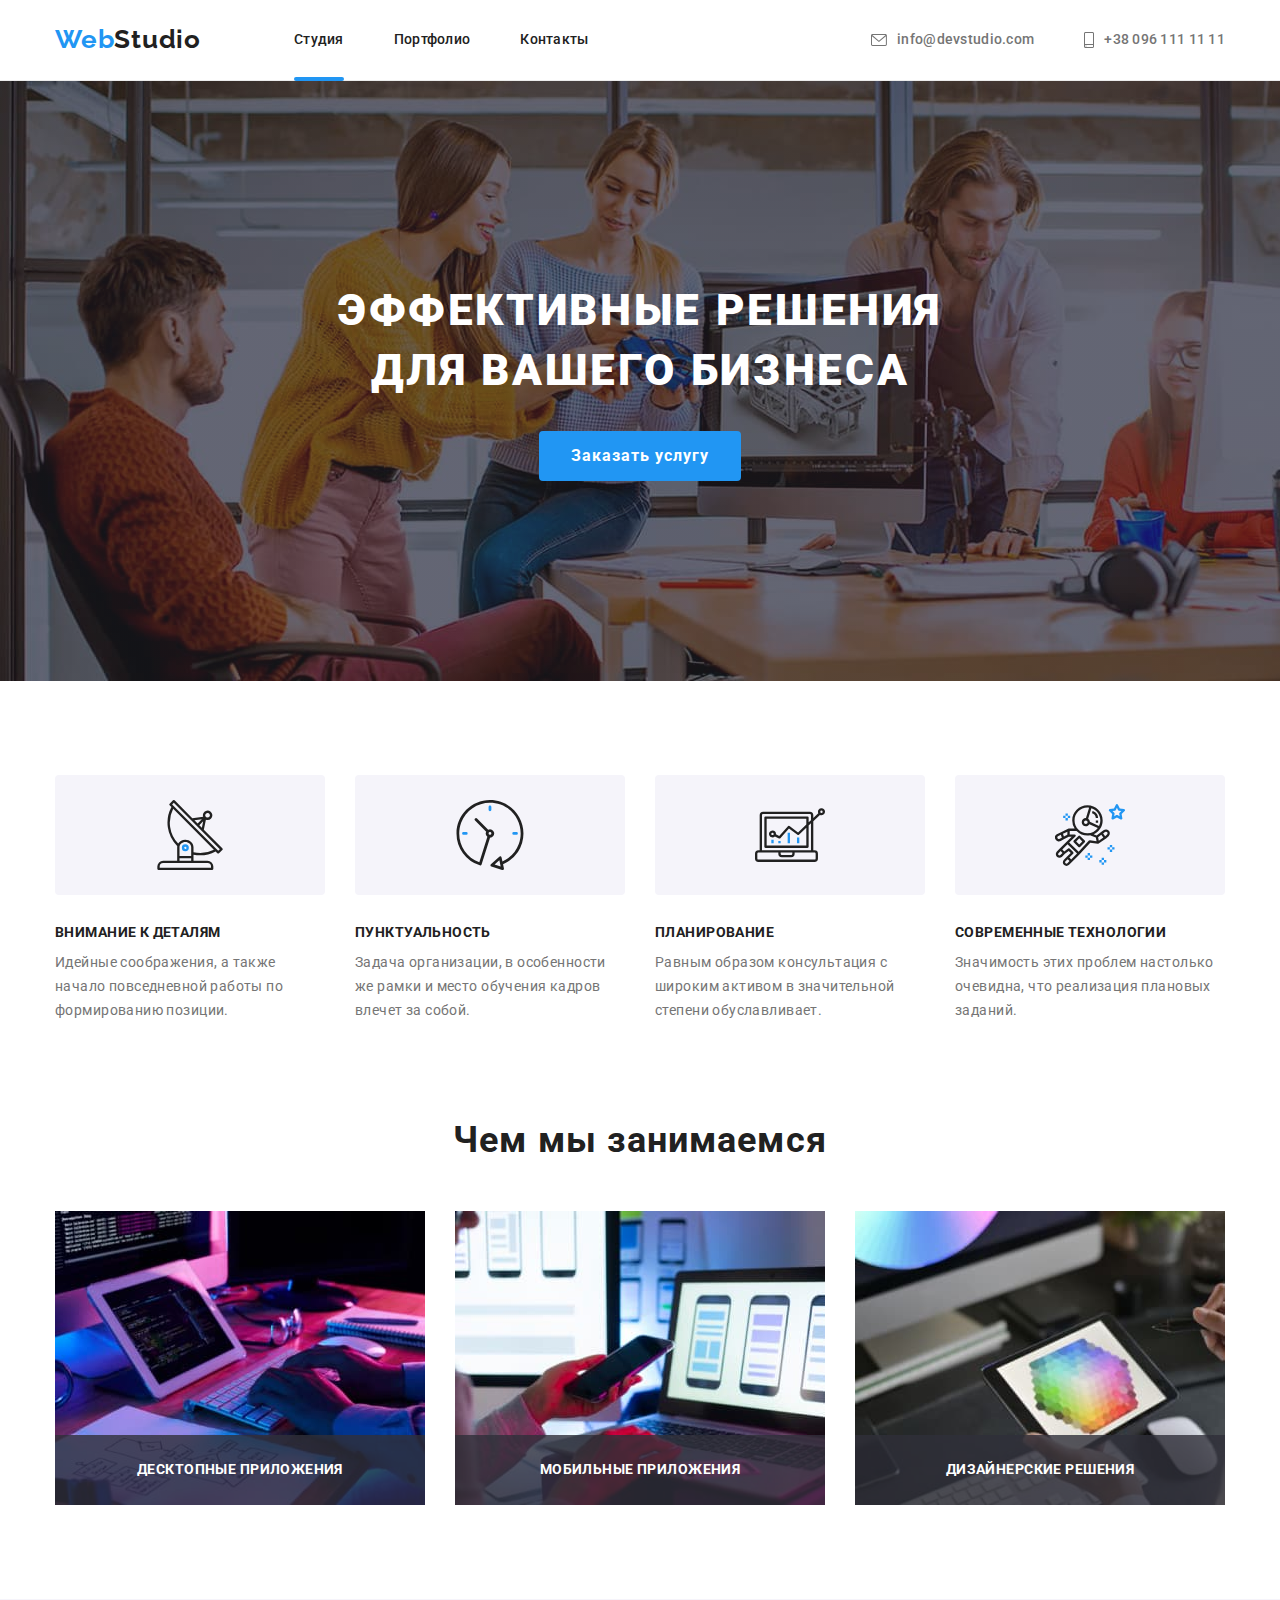
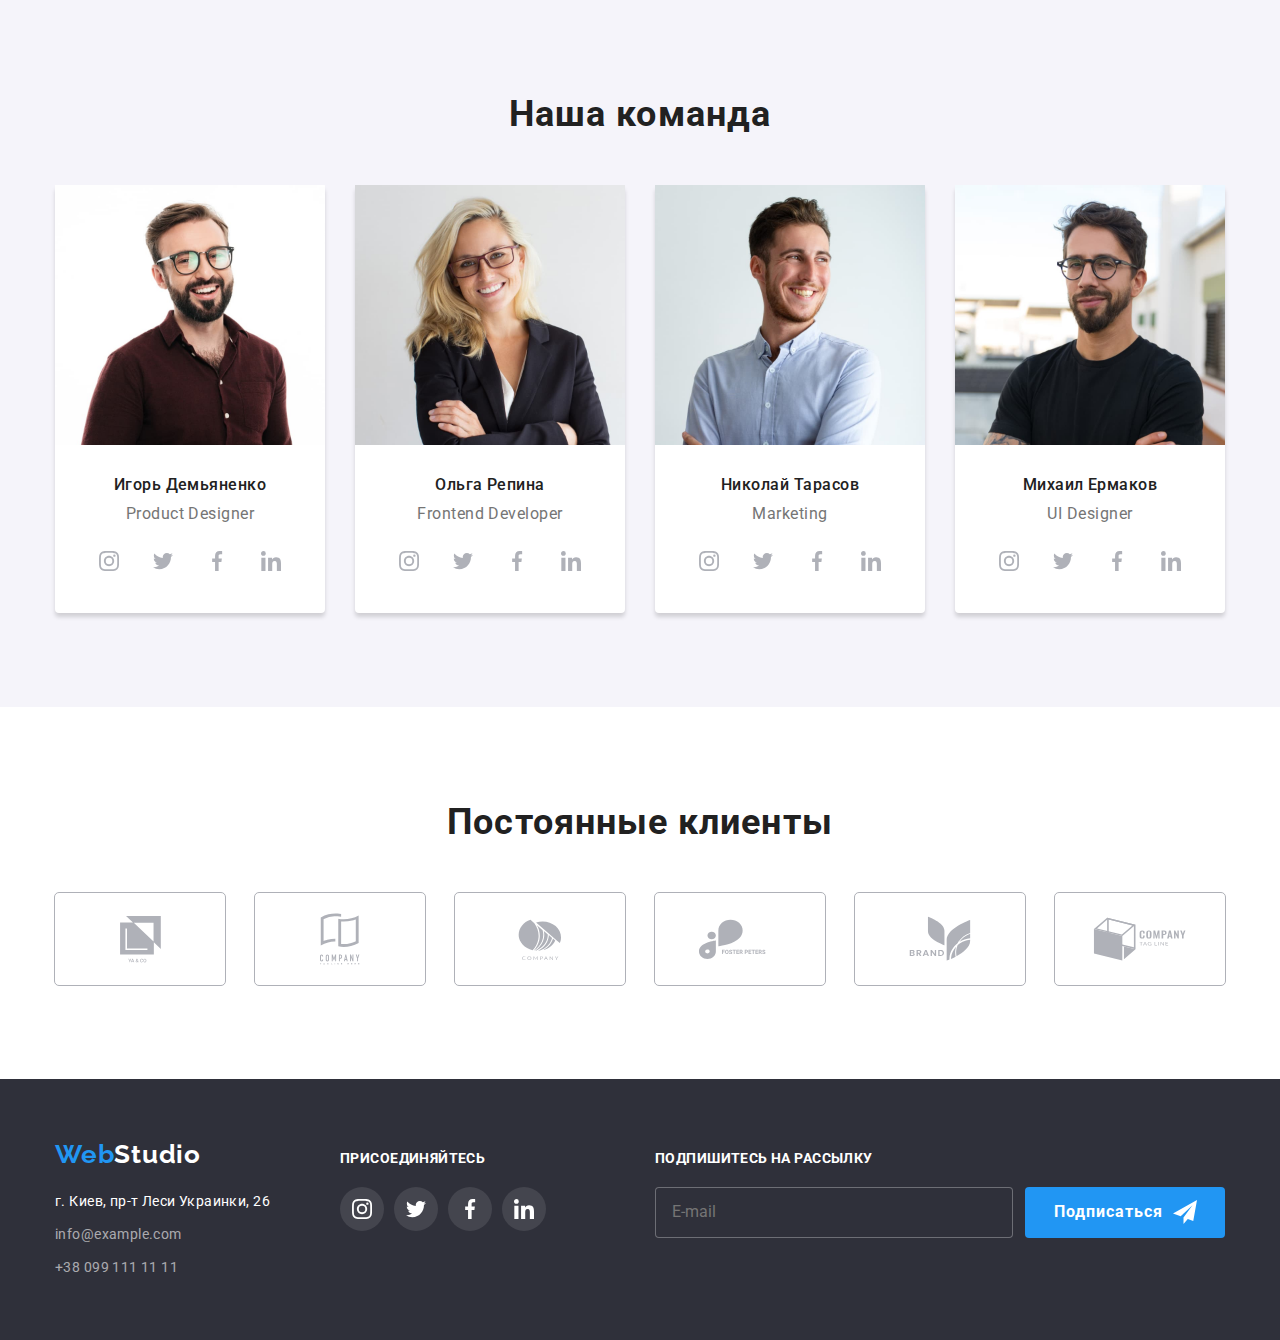
<file: index.html>
<!DOCTYPE html>
<html lang="ru">
  <head>
    <meta charset="UTF-8" />
    <meta http-equiv="X-UA-Compatible" content="IE=edge" />
    <meta name="Описание" content="Студия веб-дизайна" />
    <title>Студия</title>
    <link rel="preconnect" href="https://fonts.googleapis.com" />
    <link rel="preconnect" href="https://fonts.gstatic.com" crossorigin />
    <link
      href="https://fonts.googleapis.com/css2?family=Raleway:wght@700&family=Roboto:wght@400;500;700;900&display=swap"
      rel="stylesheet"
    />
    <link
      rel="stylesheet"
      href="https://cdnjs.cloudflare.com/ajax/libs/modern-normalize/1.1.0/modern-normalize.min.css"
    />
    <link rel="stylesheet" href="./css/main.min.css" />
  </head>
  <body>
    <!-- Шапка сайта -->
    <header class="header">
      <div class="header__container container">
        <a class="logo" lang="en" href="./index.html">
          <span class="logo__accent">Web</span>Studio</a
        >

        <!-- Навигация на другие страницы -->
        <nav>
          <ul class="header__nav list">
            <li class="header__nav-item">
              <a class="header__link header__link--current" href="./index.html">Студия</a>
            </li>
            <li class="header__nav-item">
              <a class="header__link" href="./portfolio.html">Портфолио</a>
            </li>
            <li class="header__nav-item">
              <a class="header__link" href="./contacts.html">Контакты</a>
            </li>
          </ul>
        </nav>

        <!-- Contacts -->
        <ul class="header__contacts list">
          <li class="header__contact-item">
            <a class="header__contact" lang="en" href="mailto:info@devstudio.com">
              <svg class="header__icon" width="16" height="12">
                <use href="./images/icons.svg#icon-envelope"></use></svg
              >info@devstudio.com</a
            >
          </li>
          <li class="header__contact-item">
            <a class="header__contact" href="tel:+380961111111">
              <svg class="header__icon" width="10" height="16">
                <use href="./images/icons.svg#icon-smartphone"></use></svg
              >+38 096 111 11 11</a
            >
          </li>
        </ul>
      </div>
    </header>

    <main>
      <!-- Герой -->
      <section class="hero overlay">
        <div class="container">
          <h1 class="hero__title">Эффективные решения <br />для вашего бизнеса</h1>
          <button data-open-modal class="hero__button" type="button">Заказать услугу</button>
        </div>
      </section>

      <!-- Особенности -->
      <section class="feature">
        <div class="container">
          <h2 class="visually-hidden">Особенности</h2>
          <ul class="feature__list list">
            <li class="feature__item">
              <div class="feature__bg">
                <svg class="feature__icon">
                  <use href="./images/icons.svg#icon-antenna"></use>
                </svg>
              </div>
              <h3 class="features__title">Внимание к деталям</h3>
              <p class="features__description">
                Идейные соображения, а также начало повседневной работы по формированию позиции.
              </p>
            </li>
            <li class="feature__item">
              <div class="feature__bg">
                <svg class="feature__icon">
                  <use href="./images/icons.svg#icon-clock"></use>
                </svg>
              </div>
              <h3 class="features__title">Пунктуальность</h3>
              <p class="features__description">
                Задача организации, в особенности же рамки и место обучения кадров влечет за собой.
              </p>
            </li>
            <li class="feature__item">
              <div class="feature__bg">
                <svg class="feature__icon">
                  <use href="./images/icons.svg#icon-diagram"></use>
                </svg>
              </div>
              <h3 class="features__title">Планирование</h3>
              <p class="features__description">
                Равным образом консультация с широким активом в значительной степени обуславливает.
              </p>
            </li>
            <li class="feature__item">
              <div class="feature__bg">
                <svg class="feature__icon">
                  <use href="./images/icons.svg#icon-astronaut"></use>
                </svg>
              </div>
              <h3 class="features__title">Современные технологии</h3>
              <p class="features__description">
                Значимость этих проблем настолько очевидна, что реализация плановых заданий.
              </p>
            </li>
          </ul>
        </div>
      </section>

      <!-- Чем мы занимаемся -->
      <section class="work">
        <div class="container">
          <h2 class="work__name">Чем мы занимаемся</h2>
          <ul class="work__list list">
            <li class="work__item">
              <img src="./images/box1.jpg" alt="Человек работает за компьютером" width="370" />
              <p class="work__label">Десктопные приложения</p>
            </li>
            <li class="work__item">
              <img
                src="./images/box2.jpg"
                alt="Человек с телефоном работает за компьтером"
                width="370"
              />
              <p class="work__label">Мобильные приложения</p>
            </li>
            <li class="work__item">
              <img src="./images/box3.jpg" alt="Планшет в руках" width="370" />
              <p class="work__label">Дизайнерские решения</p>
            </li>
          </ul>
        </div>
      </section>

      <!-- Наша команда -->
      <section class="team">
        <div class="container">
          <h2 class="team__header">Наша команда</h2>
          <ul class="team__list list">
            <li class="team__member">
              <img src="./images/img1.jpg" alt="Человек в очках смеется" width="270" />
              <h3 class="team__member-name">Игорь Демьяненко</h3>
              <p lang="en" class="team__member-position">Product Designer</p>
              <ul class="members-contacts list">
                <li class="members-contacts__item">
                  <a class="members-contacts__link" href="https://www.instagram.com">
                    <svg class="members-contacts__icon">
                      <use href="./images/icons.svg#icon-instagram"></use></svg
                  ></a>
                </li>
                <li class="members-contacts__item">
                  <a class="members-contacts__link" href="https://twitter.com">
                    <svg class="members-contacts__icon">
                      <use href="./images/icons.svg#icon-twitter"></use></svg
                  ></a>
                </li>
                <li class="members-contacts__item">
                  <a class="members-contacts__link" href="https://facebook.com">
                    <svg class="members-contacts__icon">
                      <use href="./images/icons.svg#icon-facebook"></use></svg
                  ></a>
                </li>
                <li class="members-contacts__item">
                  <a class="members-contacts__link" href="https://linkedin.com">
                    <svg class="members-contacts__icon">
                      <use href="./images/icons.svg#icon-linkedin"></use></svg
                  ></a>
                </li>
              </ul>
            </li>

            <li class="team__member">
              <img src="./images/img2.jpg" alt="Девушка в очках" width="270" />
              <h3 class="team__member-name">Ольга Репина</h3>
              <p lang="en" class="team__member-position">Frontend Developer</p>
              <ul class="members-contacts list">
                <li class="members-contacts__item">
                  <a class="members-contacts__link" href="https://www.instagram.com">
                    <svg class="members-contacts__icon">
                      <use href="./images/icons.svg#icon-instagram"></use></svg
                  ></a>
                </li>
                <li class="members-contacts__item">
                  <a class="members-contacts__link" href="https://twitter.com">
                    <svg class="members-contacts__icon">
                      <use href="./images/icons.svg#icon-twitter"></use></svg
                  ></a>
                </li>
                <li class="members-contacts__item">
                  <a class="members-contacts__link" href="https://facebook.com">
                    <svg class="members-contacts__icon">
                      <use href="./images/icons.svg#icon-facebook"></use></svg
                  ></a>
                </li>
                <li class="members-contacts__item">
                  <a class="members-contacts__link" href="https://linkedin.com">
                    <svg class="members-contacts__icon">
                      <use href="./images/icons.svg#icon-linkedin"></use></svg
                  ></a>
                </li>
              </ul>
            </li>

            <li class="team__member">
              <img src="./images/img3.jpg" alt="Мужчина в рубашке смеется" width="270" />
              <h3 class="team__member-name">Николай Тарасов</h3>
              <p lang="en" class="team__member-position">Marketing</p>
              <ul class="members-contacts list">
                <li class="members-contacts__item">
                  <a class="members-contacts__link" href="https://www.instagram.com">
                    <svg class="members-contacts__icon">
                      <use href="./images/icons.svg#icon-instagram"></use></svg
                  ></a>
                </li>
                <li class="members-contacts__item">
                  <a class="members-contacts__link" href="https://twitter.com">
                    <svg class="members-contacts__icon">
                      <use href="./images/icons.svg#icon-twitter"></use></svg
                  ></a>
                </li>
                <li class="members-contacts__item">
                  <a class="members-contacts__link" href="https://facebook.com">
                    <svg class="members-contacts__icon">
                      <use href="./images/icons.svg#icon-facebook"></use></svg
                  ></a>
                </li>
                <li class="members-contacts__item">
                  <a class="members-contacts__link" href="https://linkedin.com">
                    <svg class="members-contacts__icon">
                      <use href="./images/icons.svg#icon-linkedin"></use></svg
                  ></a>
                </li>
              </ul>
            </li>

            <li class="team__member">
              <img src="./images/img4.jpg" alt="Мужчина в очках улыбается" width="270" />
              <h3 class="team__member-name">Михаил Ермаков</h3>
              <p lang="en" class="team__member-position">UI Designer</p>
              <ul class="members-contacts list">
                <li class="members-contacts__item">
                  <a class="members-contacts__link" href="https://www.instagram.com">
                    <svg class="members-contacts__icon">
                      <use href="./images/icons.svg#icon-instagram"></use></svg
                  ></a>
                </li>
                <li class="members-contacts__item">
                  <a class="members-contacts__link" href="https://twitter.com">
                    <svg class="members-contacts__icon">
                      <use href="./images/icons.svg#icon-twitter"></use></svg
                  ></a>
                </li>
                <li class="members-contacts__item">
                  <a class="members-contacts__link" href="https://facebook.com">
                    <svg class="members-contacts__icon">
                      <use href="./images/icons.svg#icon-facebook"></use></svg
                  ></a>
                </li>
                <li class="members-contacts__item">
                  <a class="members-contacts__link" href="https://linkedin.com">
                    <svg class="members-contacts__icon">
                      <use href="./images/icons.svg#icon-linkedin"></use></svg
                  ></a>
                </li>
              </ul>
            </li>
          </ul>
        </div>
      </section>

      <!-- Clients -->
      <section class="clients">
        <div class="container">
          <h2 class="clients__header">Постоянные клиенты</h2>
          <ul class="clients__group list">
            <li>
              <a class="clients__item" href="https://client2.com">
                <svg class="clients__icon" width="41" height="46.7">
                  <use href="./images/icons.svg#icon-client1"></use></svg
              ></a>
            </li>
            <li>
              <a class="clients__item" href="https://client2.com">
                <svg class="clients__icon" width="40" height="52">
                  <use href="./images/icons.svg#icon-client2"></use></svg
              ></a>
            </li>
            <li>
              <a href="https://client3.com" class="clients__item">
                <svg class="clients__icon" width="43.5" height="41.2">
                  <use href="./images/icons.svg#icon-client3"></use></svg
              ></a>
            </li>
            <li>
              <a href="https://client4.com" class="clients__item">
                <svg class="clients__icon" width="84.4" height="40.6">
                  <use href="./images/icons.svg#icon-client4"></use></svg
              ></a>
            </li>
            <li>
              <a href="https://client5.com" class="clients__item">
                <svg class="clients__icon" width="62.5" height="45.4">
                  <use href="./images/icons.svg#icon-client5"></use></svg
              ></a>
            </li>
            <li>
              <a href="https://client6.com" class="clients__item">
                <svg class="clients__icon" width="93.8" height="43.9">
                  <use href="./images/icons.svg#icon-client6"></use></svg
              ></a>
            </li>
          </ul>
        </div>
      </section>
    </main>

    <footer class="footer">
      <div class="footer__container container">
        <div>
          <a class="footer-logo" lang="en" href="./index.html">
            <span class="footer-logo__accent">Web</span>Studio</a
          >
          <ul class="list">
            <li class="footer__list footer__list--margin">
              <a class="footer__address" href="https://goo.gl/maps/uJRSsjhDMDkQPGBL8"
                >г. Киев, пр-т Леси Украинки, 26</a
              >
            </li>
            <li class="footer__list footer__list--margin">
              <a class="footer__contacts" lang="en" href="mailto:info@example.com"
                >info@example.com</a
              >
            </li>
            <li class="footer__list footer__list--margin">
              <a class="footer__contacts" href="tel:+380991111111">+38 099 111 11 11</a>
            </li>
          </ul>
        </div>
        <div class="footer-links">
          <h3 class="footer-links__header">присоединяйтесь</h3>
          <ul class="footer-links__list list">
            <li class="footer-links__item">
              <a class="footer-links__link" href="https://www.instagram.com">
                <svg class="footer-links__icon">
                  <use href="./images/icons.svg#icon-instagram"></use></svg
              ></a>
            </li>
            <li class="footer-links__item">
              <a class="footer-links__link" href="https://twitter.com">
                <svg class="footer-links__icon">
                  <use href="./images/icons.svg#icon-twitter"></use></svg
              ></a>
            </li>
            <li class="footer-links__item">
              <a class="footer-links__link" href="https://facebook.com">
                <svg class="footer-links__icon">
                  <use href="./images/icons.svg#icon-facebook"></use></svg
              ></a>
            </li>
            <li class="footer-links__item">
              <a class="footer-links__link" href="https://linkedin.com">
                <svg class="footer-links__icon">
                  <use href="./images/icons.svg#icon-linkedin"></use></svg
              ></a>
            </li>
          </ul>
        </div>
        <div class="footer__subscribe">
          <h3 class="footer__subscribe-header">Подпишитесь на рассылку</h3>
          <div class="footer__subscribe-wrap">
            <form action="#" class="footer__subscribe-form">
              <input
                type="text"
                class="footer__subscribe-email"
                name="name"
                placeholder="E-mail"
                required
              />
            </form>
            <button class="footer__subscribe-button" type="submit">
              Подписаться
              <svg class="telegram-icon" width="24" height="24">
                <use href="./images/icons.svg#icon-send"></use>
              </svg>
            </button>
          </div>
        </div>
      </div>
    </footer>

    <!-- Modal window -->
    <div class="backdrop is-hidden" data-backdrop>
      <div class="modal">
        <button class="modal__close" data-close-modal>
          <svg class="modal__close-icon" width="18" height="18">
            <use href="./images/icons.svg#icon-close-black"></use>
          </svg>
        </button>
        <p class="modal__title">Оставьте свои данные, мы вам перезвоним</p>
        <form action="#" class="modal__form">
          <label class="modal__label" for="username">Имя</label>
          <div class="modal__input-wrap">
            <input
              type="text"
              class="modal__input"
              name="username"
              id="username"
              required
              minlength="3"
            />
            <svg class="modal__input-icon" width="18" height="18">
              <use href="./images/icons.svg#person-black"></use>
            </svg>
          </div>
          <label class="modal__label" for="phone-number">Телефон</label>
          <div class="modal__input-wrap">
            <input
              type="text"
              class="modal__input"
              name="phone-number"
              id="phone-number"
              required
              minlength="10"
            />
            <svg class="modal__input-icon" width="18" height="18">
              <use href="./images/icons.svg#phone-black"></use>
            </svg>
          </div>
          <label class="modal__label" for="user-email">Почта</label>
          <div class="modal__input-wrap">
            <input
              type="text"
              class="modal__input"
              name="user-email"
              id="user-email"
              required
              pattern="[a-z0-9._%+-]+@[a-z0-9.-]+\.[a-z]{2,4}$"
            />
            <svg class="modal__input-icon" width="18" height="18">
              <use href="./images/icons.svg#email-black"></use>
            </svg>
          </div>
          <label class="modal__label">
            Комментарий
            <textarea
              name="modal-textarea"
              class="modal__textarea"
              placeholder="Введите текст"
            ></textarea>
          </label>
          <label class="modal__agreement">
            <input type="checkbox" name="agreement" class="modal__check visually-hidden" required />
            <span class="modal__check-item">
              <svg class="modal__check-icon" width="16" height="15">
                <use href="./images/icons.svg#vector"></use>
              </svg>
            </span>
            Соглашаюсь с рассылкой и принимаю<a class="modal__link" href="https://newtab"
              >Условия договора</a
            >
          </label>
          <button class="modal__button" type="submit">Отправить</button>
        </form>
      </div>
    </div>
    <script src="./js/modal.js"></script>
  </body>
</html>
</file>
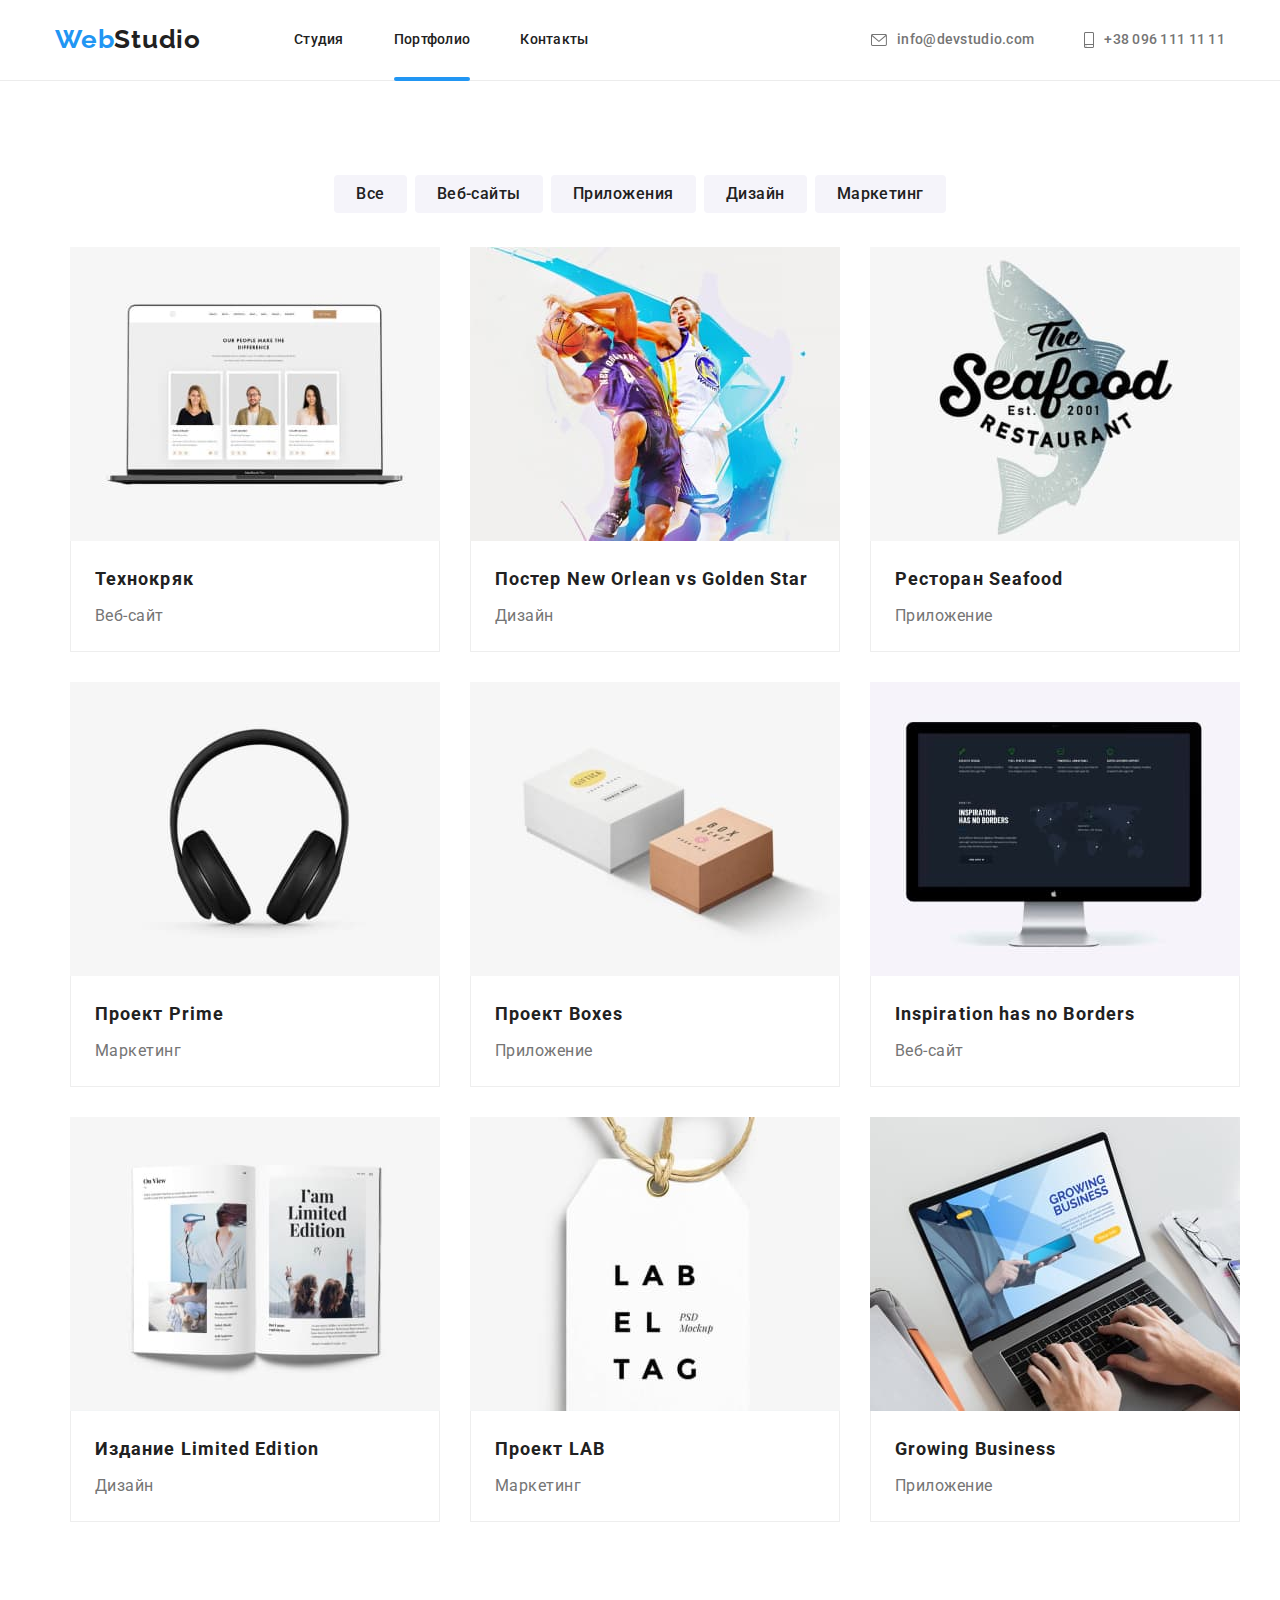
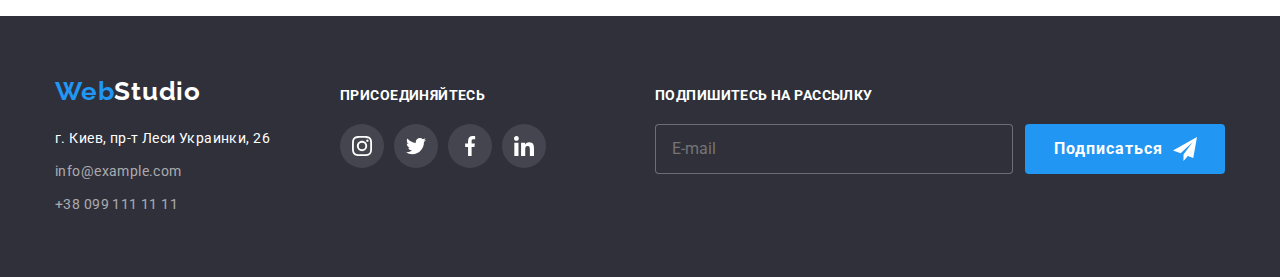
<file: portfolio.html>
<!DOCTYPE html>
<html lang="ru">
  <head>
    <meta charset="UTF-8" />
    <meta http-equiv="X-UA-Compatible" content="IE=edge" />
    <meta name="Описание" content="Студия веб-дизайна" />
    <title>Студия</title>
    <link rel="preconnect" href="https://fonts.googleapis.com" />
    <link rel="preconnect" href="https://fonts.gstatic.com" crossorigin />
    <link
      href="https://fonts.googleapis.com/css2?family=Raleway:wght@700&family=Roboto:wght@400;500;700;900&display=swap"
      rel="stylesheet"
    />
    <link
      rel="stylesheet"
      href="https://cdnjs.cloudflare.com/ajax/libs/modern-normalize/1.1.0/modern-normalize.min.css"
    />
    <link rel="stylesheet" href="./css/main.min.css" />
  </head>
  <body>
    <!-- Шапка сайта -->
    <header class="header">
      <div class="header__container container">
        <a class="logo" lang="en" href="./index.html">
          <span class="logo__accent">Web</span>Studio</a
        >

        <!-- Навигация на другие страницы -->
        <nav>
          <ul class="header__nav list">
            <li class="header__nav-item">
              <a class="header__link" href="./index.html">Студия</a>
            </li>
            <li class="header__nav-item">
              <a class="header__link header__link--current" href="./portfolio.html">Портфолио</a>
            </li>
            <li class="header__nav-item">
              <a class="header__link" href="./contacts.html">Контакты</a>
            </li>
          </ul>
        </nav>

        <!-- Contacts -->
        <ul class="header__contacts list">
          <li class="header__contact-item">
            <a class="header__contact" lang="en" href="mailto:info@devstudio.com">
              <svg class="header__icon" width="16" height="12">
                <use href="./images/icons.svg#icon-envelope"></use></svg
              >info@devstudio.com</a
            >
          </li>
          <li class="header__contact-item">
            <a class="header__contact" href="tel:+380961111111">
              <svg class="header__icon" width="10" height="16">
                <use href="./images/icons.svg#icon-smartphone"></use></svg
              >+38 096 111 11 11</a
            >
          </li>
        </ul>
      </div>
    </header>

    <main>
      <section class="main-container">
        <div class="container">
          <ul class="filters list">
            <li class="filters__item">
              <button class="filters__button" type="button">Все</button>
            </li>
            <li class="filters__item">
              <button class="filters__button" type="button">Веб-сайты</button>
            </li>
            <li class="filters__item">
              <button class="filters__button" type="button">Приложения</button>
            </li>
            <li class="filters__item">
              <button class="filters__button" type="button">Дизайн</button>
            </li>
            <li class="filters__item">
              <button class="filters__button" type="button">Маркетинг</button>
            </li>
          </ul>
          <div class="portfolio-container container">
            <ul class="portfolio list">
              <li class="portfolio__item">
                <a class="portfolio__link" href="">
                  <div class="portfolio__thumb">
                    <img src="./images/img5.jpg" alt="Компьютер" width="370" />
                    <p class="portfolio__overlay">
                      Ресурс предлагает комплексные предложения с разным уровнем функционала и
                      сервисов. Все это позволит посетителю получить исчерпывающие сведения о
                      компании или частном лице.
                    </p>
                  </div>
                  <div class="portfolio__card">
                    <h3 class="portfolio__items">Технокряк</h3>
                    <p lang="en" class="portfolio__description">Веб-сайт</p>
                  </div>
                </a>
              </li>
              <li class="portfolio__item">
                <a class="portfolio__link" href="">
                  <div class="portfolio__thumb">
                    <img src="./images/img6.jpg" alt="Два баскетболиста" width="370" />
                    <p class="portfolio__overlay">
                      Ресурс предлагает комплексные предложения с разным уровнем функционала и
                      сервисов. Все это позволит посетителю получить исчерпывающие сведения о
                      компании или частном лице.
                    </p>
                  </div>
                  <div class="portfolio__card">
                    <h3 class="portfolio__items">Постер New Orlean vs Golden Star</h3>
                    <p lang="en" class="portfolio__description">Дизайн</p>
                  </div>
                </a>
              </li>
              <li class="portfolio__item">
                <a class="portfolio__link" href="">
                  <div class="portfolio__thumb">
                    <img src="./images/img7.jpg" alt="Эмблема ресторана" width="370" />
                    <p class="portfolio__overlay">
                      Ресурс предлагает комплексные предложения с разным уровнем функционала и
                      сервисов. Все это позволит посетителю получить исчерпывающие сведения о
                      компании или частном лице.
                    </p>
                  </div>
                  <div class="portfolio__card">
                    <h3 class="portfolio__items">Ресторан Seafood</h3>
                    <p lang="en" class="portfolio__description">Приложение</p>
                  </div>
                </a>
              </li>
              <li class="portfolio__item">
                <a class="portfolio__link" href="">
                  <div class="portfolio__thumb">
                    <img src="./images/img8.jpg" alt="Наушники" width="370" />
                    <p class="portfolio__overlay">
                      Ресурс предлагает комплексные предложения с разным уровнем функционала и
                      сервисов. Все это позволит посетителю получить исчерпывающие сведения о
                      компании или частном лице.
                    </p>
                  </div>
                  <div class="portfolio__card">
                    <h3 class="portfolio__items">Проект Prime</h3>
                    <p lang="en" class="portfolio__description">Маркетинг</p>
                  </div>
                </a>
              </li>
              <li class="portfolio__item">
                <a class="portfolio__link" href="">
                  <div class="portfolio__thumb">
                    <img src="./images/img9.jpg" alt="Картонные коробки" width="370" />
                    <p class="portfolio__overlay">
                      Ресурс предлагает комплексные предложения с разным уровнем функционала и
                      сервисов. Все это позволит посетителю получить исчерпывающие сведения о
                      компании или частном лице.
                    </p>
                  </div>
                  <div class="portfolio__card">
                    <h3 class="portfolio__items">Проект Boxes</h3>
                    <p lang="en" class="portfolio__description">Приложение</p>
                  </div>
                </a>
              </li>
              <li class="portfolio__item">
                <a class="portfolio__link" href="">
                  <div class="portfolio__thumb">
                    <img src="./images/img10.jpg" alt="Монитор" width="370" />
                    <p class="portfolio__overlay">
                      Ресурс предлагает комплексные предложения с разным уровнем функционала и
                      сервисов. Все это позволит посетителю получить исчерпывающие сведения о
                      компании или частном лице.
                    </p>
                  </div>
                  <div class="portfolio__card">
                    <h3 class="portfolio__items">Inspiration has no Borders</h3>
                    <p lang="en" class="portfolio__description">Веб-сайт</p>
                  </div>
                </a>
              </li>
              <li class="portfolio__item">
                <a class="portfolio__link" href="">
                  <div class="portfolio__thumb">
                    <img src="./images/img11.jpg" alt="Журнал" width="370" />
                    <p class="portfolio__overlay">
                      Ресурс предлагает комплексные предложения с разным уровнем функционала и
                      сервисов. Все это позволит посетителю получить исчерпывающие сведения о
                      компании или частном лице.
                    </p>
                  </div>
                  <div class="portfolio__card">
                    <h3 class="portfolio__items">Издание Limited Edition</h3>
                    <p lang="en" class="portfolio__description">Дизайн</p>
                  </div>
                </a>
              </li>
              <li class="portfolio__item">
                <a class="portfolio__link" href="">
                  <div class="portfolio__thumb">
                    <img src="./images/img12.jpg" alt="Ярлык" width="370" />
                    <p class="portfolio__overlay">
                      Ресурс предлагает комплексные предложения с разным уровнем функционала и
                      сервисов. Все это позволит посетителю получить исчерпывающие сведения о
                      компании или частном лице.
                    </p>
                  </div>
                  <div class="portfolio__card">
                    <h3 class="portfolio__items">Проект LAB</h3>
                    <p lang="en" class="portfolio__description">Маркетинг</p>
                  </div>
                </a>
              </li>
              <li class="portfolio__item">
                <a class="portfolio__link" href="">
                  <div class="portfolio__thumb">
                    <img src="./images/img13.jpg" alt="Ноутбук" width="370" />
                    <p class="portfolio__overlay">
                      Ресурс предлагает комплексные предложения с разным уровнем функционала и
                      сервисов. Все это позволит посетителю получить исчерпывающие сведения о
                      компании или частном лице.
                    </p>
                  </div>
                  <div class="portfolio__card">
                    <h3 class="portfolio__items">Growing Business</h3>
                    <p lang="en" class="portfolio__description">Приложение</p>
                  </div>
                </a>
              </li>
            </ul>
          </div>
        </div>
      </section>
    </main>

    <footer class="footer">
      <div class="footer__container container">
        <div>
          <a class="footer-logo" lang="en" href="./index.html">
            <span class="footer-logo__accent">Web</span>Studio</a
          >
          <ul class="list">
            <li class="footer__list footer__list--margin">
              <a class="footer__address" href="https://goo.gl/maps/uJRSsjhDMDkQPGBL8"
                >г. Киев, пр-т Леси Украинки, 26</a
              >
            </li>
            <li class="footer__list footer__list--margin">
              <a class="footer__contacts" lang="en" href="mailto:info@example.com"
                >info@example.com</a
              >
            </li>
            <li class="footer__list footer__list--margin">
              <a class="footer__contacts" href="tel:+380991111111">+38 099 111 11 11</a>
            </li>
          </ul>
        </div>
        <div class="footer-links">
          <h3 class="footer-links__header">присоединяйтесь</h3>
          <ul class="footer-links__list list">
            <li class="footer-links__item">
              <a class="footer-links__link" href="https://www.instagram.com">
                <svg class="footer-links__icon">
                  <use href="./images/icons.svg#icon-instagram"></use></svg
              ></a>
            </li>
            <li class="footer-links__item">
              <a class="footer-links__link" href="https://twitter.com">
                <svg class="footer-links__icon">
                  <use href="./images/icons.svg#icon-twitter"></use></svg
              ></a>
            </li>
            <li class="footer-links__item">
              <a class="footer-links__link" href="https://facebook.com">
                <svg class="footer-links__icon">
                  <use href="./images/icons.svg#icon-facebook"></use></svg
              ></a>
            </li>
            <li class="footer-links__item">
              <a class="footer-links__link" href="https://linkedin.com">
                <svg class="footer-links__icon">
                  <use href="./images/icons.svg#icon-linkedin"></use></svg
              ></a>
            </li>
          </ul>
        </div>
        <div class="footer__subscribe">
          <h3 class="footer__subscribe-header">Подпишитесь на рассылку</h3>
          <div class="footer__subscribe-wrap">
            <form action="#" class="footer__subscribe-form">
              <input
                type="text"
                class="footer__subscribe-email"
                name="name"
                placeholder="E-mail"
                required
              />
            </form>
            <button class="footer__subscribe-button" type="submit">
              Подписаться
              <svg class="telegram-icon" width="24" height="24">
                <use href="./images/icons.svg#icon-send"></use>
              </svg>
            </button>
          </div>
        </div>
      </div>
    </footer>
  </body>
</html>
</file>
<file: css/main.min.css>
body{background-color:var(--primary-background-color);color:var(--primary-text-color);font-family:"Roboto",sans-serif}p,h1,h2,h3,h4,h5,h6{margin:0}ul{margin:0;padding:0;list-style:none}a{color:var(--primary-text-color);text-decoration:none;transition:color 250ms cubic-bezier(0.4, 0, 0.2, 1)}img{max-width:100%;display:block}.list{list-style:none}:root{--primary-text-color: #212121;--title-text-color: #757575;--accent-color: #2196F3;--button-hover-color: #188CE8;--primary-background-color: #ffffff;--hero-footer-background-color: #2F303A;--footer-contacts-color: rgba(255, 255, 255, 0.6);--button-bgc-color: #F5F4FA;--secondary-bgc: #F5F4FA;--portfolio-element-border: #EEEEEE;--header-stroke-color: #ECECEC;--social-networks-color: #afb1b8}.visually-hidden{position:absolute;clip:rect(0 0 0 0);width:1px;height:1px;margin:-1px;border:0;padding:0;overflow:hidden}.container{width:1200px;padding-right:15px;padding-left:15px;margin-right:auto;margin-left:auto}.backdrop{position:fixed;top:0;left:0;width:100%;height:100%;background-color:rgba(0,0,0,.2)}.backdrop.is-hidden{opacity:0;pointer-events:none}.backdrop.is-hidden .modal{transform:translate(-50%, -50%) scale(0.8)}.modal{position:relative;top:50%;left:50%;width:528px;height:581px;padding:40px;margin-right:0;background-color:#fff;box-shadow:0px 1px 3px rgba(0,0,0,.12),0px 1px 1px rgba(0,0,0,.14),0px 2px 1px rgba(0,0,0,.2);border-radius:4px;transform:translate(-50%, -50%) scale(1);transition:transform 250ms cubic-bezier(0.4, 0, 0.2, 1)}.modal__close{position:absolute;top:8px;right:8px;color:var(--primary-text-color);background-color:#fff;padding:6px 6px;width:30px;height:30px;border-radius:50%;border:none;outline:1px solid rgba(0,0,0,.1);cursor:pointer}.modal__close-icon{display:block;fill:var(--primary-text-color);transition:fill 250ms cubic-bezier(0.4, 0, 0.2, 1)}.modal__close-icon:hover{fill:var(--accent-color)}.modal__title{font-weight:700;font-size:20px;line-height:1.15;text-align:center;letter-spacing:.03em;margin-bottom:12px}.modal__input-wrap{position:relative}.modal__input-icon{position:absolute;left:12px;top:50%;transform:translateY(-50%);transition:fill 250ms cubic-bezier(0.4, 0, 0.2, 1)}.modal__input:focus+.modal__input-icon{fill:var(--accent-color)}.modal__input{width:100%;height:40px;border:1px solid rgba(33,33,33,.2);border-radius:4px;outline:none;margin-top:4px;margin-bottom:10px;padding-left:42px;padding-right:12px;cursor:pointer;transition:border-color 250ms cubic-bezier(0.4, 0, 0.2, 1)}.modal__input:focus{border-color:var(--accent-color)}.modal__label{font-size:12px;line-height:1.17;letter-spacing:.01em;color:var(--title-text-color)}.modal__textarea{width:100%;height:120px;border:1px solid rgba(33,33,33,.2);border-radius:4px;resize:none;margin-top:4px;margin-bottom:20px;padding:12px 16px;font-size:12px;line-height:1.71;letter-spacing:.01em;outline:none;cursor:pointer;transition:border-color 250ms cubic-bezier(0.4, 0, 0.2, 1)}.modal__textarea:focus{border-color:var(--accent-color)}.modal__agreement{display:flex;justify-content:center;align-items:center;font-size:14px;line-height:1.71;letter-spacing:.03em;text-align:center;color:var(--title-text-color);margin-bottom:30px}.modal__check-item{width:16px;height:15px;border:2px solid var(--primary-text-color);border-radius:2px;margin-right:7px;display:flex;justify-content:center;align-items:center;transition:background-color 250ms cubic-bezier(0.4, 0, 0.2, 1)}.modal__check:checked+.modal__check-item{background-color:var(--accent-color);border:none}.modal__check-icon{fill:var(--primary-background-color)}.modal__check-icon:hover,.modal__check-icon:focus{cursor:pointer}.modal__link{text-decoration:underline;color:var(--accent-color);margin-left:5px}.modal__button{display:flex;width:200px;font-weight:700;font-size:16px;line-height:1.88;letter-spacing:.06em;background-color:var(--accent-color);color:var(--primary-background-color);margin-left:auto;margin-right:auto;padding:10px 55px 10px 56px;border:none;border-radius:4px;cursor:pointer;transition:background-color 250ms cubic-bezier(0.4, 0, 0.2, 1),box-shadow 250ms cubic-bezier(0.4, 0, 0.2, 1)}.modal__button:focus,.modal__button:hover{background-color:var(--button-hover-color);box-shadow:0px 4px 4px rgba(0,0,0,.15)}.header{border-bottom:1px solid var(--header-stroke-color)}.header__container{display:flex;align-items:center}.header__nav{font-weight:500;font-size:14px;line-height:1.14;letter-spacing:.02em;margin-top:0;margin-bottom:0;margin-left:93px;padding-left:0}.header__link{position:relative}.header__link:hover,.header__link:focus{color:var(--accent-color)}.header__link--current::after{content:"";position:absolute;left:0;bottom:-1px;display:block;width:100%;height:4px;border-radius:2px;background-color:var(--accent-color)}.header__nav .header__link{display:block;padding:32px 0}.header__nav .header__nav-item+.header__nav-item{margin-left:50px}.header__contact{font-weight:500;font-size:14px;line-height:1.14;letter-spacing:.02em;color:var(--title-text-color)}.header__contact:hover,.header__contact:focus{color:var(--accent-color)}.header .list{display:flex}.header__contact-item+.header__contact-item{margin-left:50px}.header__contact{display:flex;justify-content:center;align-items:center;padding:32px 0}.header__contacts{margin-top:0;margin-bottom:0;margin-left:auto;padding-left:0}.header__icon{margin-right:10px;fill:currentColor}.hero{background-color:var(--hero-footer-background-color);color:var(--primary-background-color);text-align:center;padding-top:200px;padding-bottom:200px}.overlay{max-width:1600px;height:600px;margin-left:auto;margin-right:auto;background-image:linear-gradient(to right, rgba(47, 48, 58, 0.4), rgba(47, 48, 58, 0.4)),url("../images/hero.jpg")}.hero__title{font-weight:900;font-size:44px;line-height:1.36;letter-spacing:.06em;text-transform:uppercase;margin-top:0;margin-bottom:0}.hero__button{font-family:"Roboto";font-weight:700;font-size:16px;line-height:1.88;letter-spacing:.06em;background-color:var(--accent-color);color:var(--primary-background-color);cursor:pointer;border:none;border-radius:4px;padding:10px 32px;margin-top:30px;transition:background-color 250ms cubic-bezier(0.4, 0, 0.2, 1),box-shadow 250ms cubic-bezier(0.4, 0, 0.2, 1)}.hero__button:focus,.hero__button:hover{background-color:var(--button-hover-color);box-shadow:0px 4px 4px rgba(0,0,0,.15)}.features__title{font-weight:700;font-size:14px;line-height:1.14;letter-spacing:.03em;text-transform:uppercase;margin-top:30px;margin-bottom:0}.features__description{font-size:14px;line-height:1.71;letter-spacing:.03em;color:#757575;margin-top:10px;margin-bottom:0;padding-bottom:2px}.feature__list{display:flex;padding-left:0;margin-top:0;margin-bottom:0}.feature__list .feature__item+.feature__item{margin-left:30px}.feature{padding-top:94px}.feature__icon{width:70px;height:70px}.feature__bg{display:flex;justify-content:center;align-items:center;width:270px;height:120px;background:var(--secondary-bgc);border-radius:4px}.work__name{font-weight:700;font-size:36px;line-height:1.17;text-align:center;letter-spacing:.03em;margin-top:0;margin-bottom:0}.work__list{display:flex;padding-left:0;margin-top:50px;margin-bottom:0}.work .work__item+.work__item{margin-left:30px}.work{padding-top:94px;padding-bottom:94px}.work__item{position:relative}.work__label{position:absolute;width:100%;padding-top:27px;padding-bottom:27px;bottom:0;font-weight:700;font-size:14px;line-height:1.14;text-align:center;letter-spacing:.03em;text-transform:uppercase;color:var(--primary-background-color);background-color:rgba(47,48,58,.8)}.team__header{font-weight:700;font-size:36px;line-height:1.17;text-align:center;letter-spacing:.03em;margin-top:0;margin-bottom:0}.team{background-color:var(--secondary-bgc)}.team{padding-top:94px;padding-bottom:94px}.team__member-name{font-weight:500;font-size:16px;line-height:1.19;letter-spacing:.03em;margin-top:30px;margin-bottom:0}.team__member-position{font-size:16px;line-height:1.19;letter-spacing:.03em;color:var(--title-text-color);margin-top:10px;margin-bottom:0}.team .list{display:flex;padding-left:0;margin-top:50px;margin-bottom:0}.team__list .team__member{background-color:var(--primary-background-color);border-radius:4px;box-shadow:0px 4px 4px rgba(0,0,0,.15);text-align:center}.team__member .members-contacts{display:flex;justify-content:space-between;align-items:center;width:206px;height:44px;margin-left:auto;margin-right:auto;margin-top:16px;margin-bottom:30px}.team__list .team__member+.team__member{margin-left:30px}.members-contacts__item{width:44px;height:44px}.members-contacts__link{color:var(--social-networks-color);background-color:var(--primary-background-color);width:100%;height:100%;border-radius:50%;display:flex;justify-content:center;align-items:center;transition:background-color 250ms cubic-bezier(0.4, 0, 0.2, 1),color 250ms cubic-bezier(0.4, 0, 0.2, 1)}.members-contacts__link:hover,.members-contacts__link:focus{background-color:var(--accent-color);color:var(--primary-background-color)}.members-contacts__icon{width:20px;height:20px;fill:currentColor}.clients{padding-top:94px;padding-bottom:94px}.clients__header{font-weight:700;font-size:36px;line-height:1.17;text-align:center;letter-spacing:.03em;margin-top:0}.clients__item{width:170px;height:92px;color:var(--social-networks-color);outline:1px solid currentColor;border-radius:4px;display:flex;justify-content:center;align-items:center}.clients__item:hover,.clients__item:focus{color:var(--accent-color)}.clients__icon{fill:currentColor}.clients__group{display:flex;justify-content:space-between;padding-top:50px}.footer{padding-top:60px;padding-bottom:60px;background-color:var(--hero-footer-background-color);color:var(--primary-background-color)}.footer__container{display:flex}.footer-logo{font-family:"Raleway",sans-serif;font-weight:700;font-size:26px;line-height:1.19;letter-spacing:.03em;color:var(--primary-background-color);padding-top:32px}.footer-logo:hover,.footer-logo:focus{color:#2196f3}.footer-logo__accent{color:var(--accent-color);transition:color 250ms cubic-bezier(0.4, 0, 0.2, 1)}.footer-logo__accent:hover,.footer-logo__accent:focus{color:var(--primary-background-color)}.footer__address{font-size:14px;line-height:1.71;letter-spacing:.03em;color:var(--primary-background-color);font-style:normal}.footer__address:focus,.footer__address:hover{color:var(--accent-color)}.footer__contacts{font-size:14px;line-height:1.71;letter-spacing:.03em;font-style:normal;color:var(--footer-contacts-color)}.footer__contacts:focus,.footer__contacts:hover{color:var(--accent-color)}.list .footer__list--margin+.footer__list--margin{margin-top:9px}.footer .list{margin-top:20px}.footer-links{margin-left:70px}.footer-links__header{font-weight:700;font-size:14px;line-height:1.14;letter-spacing:.03em;text-transform:uppercase;margin-top:12px;margin-bottom:0}.footer-links__list{width:206px;height:44px;margin-right:0;display:flex;justify-content:space-between;align-items:center}.footer-links__item{width:44px;height:44px;margin-top:0}.footer-links__link{width:100%;height:100%;background-color:rgba(255,255,255,.1);border-radius:50%;display:flex;justify-content:center;align-items:center;transition:background-color 250ms cubic-bezier(0.4, 0, 0.2, 1)}.footer-links__link:hover,.footer-links__link:focus{background-color:var(--accent-color)}.footer-links__icon{width:20px;height:20px;fill:var(--primary-background-color)}.footer__subscribe{margin-left:auto}.footer__subscribe-header{font-weight:700;font-size:14px;line-height:1.14;letter-spacing:.03em;text-transform:uppercase;margin-top:12px}.footer__subscribe-wrap{display:flex;margin-top:20px}.footer__subscribe-email{width:358px;padding:15px 16px;color:var(--primary-background-color);background-color:var(--hero-footer-background-color);border:none;border:1px solid rgba(255,255,255,.3);border-radius:4px;outline:none;transition:border-color 250ms cubic-bezier(0.4, 0, 0.2, 1)}.footer__subscribe-email:focus{border-color:var(--primary-background-color)}.footer__subscribe-email:focus::placeholder{color:var(--primary-background-color)}.footer__subscribe-button{display:flex;justify-content:space-between;align-items:center;text-align:center;width:200px;font-weight:700;font-size:16px;line-height:1.88;letter-spacing:.06em;background-color:var(--accent-color);color:var(--primary-background-color);margin-left:12px;padding:10px 28px 10px 29px;border:none;border-radius:4px;cursor:pointer;transition:background-color 250ms cubic-bezier(0.4, 0, 0.2, 1),box-shadow 250ms cubic-bezier(0.4, 0, 0.2, 1)}.footer__subscribe-button:focus,.footer__subscribe-button:hover{background-color:var(--button-hover-color);box-shadow:0px 4px 4px rgba(0,0,0,.15)}.filters{font-weight:500;font-size:16px;line-height:1.62;letter-spacing:.03em;display:flex;justify-content:center;margin-top:0;margin-bottom:0;padding-left:0}.filters .filters__item+.filters__item{margin-left:8px}.filters__button{background-color:var(--button-bgc-color);color:var(--primary-text-color);font-family:"Roboto";font-weight:500;font-size:16px;line-height:1.62;text-align:center;letter-spacing:.03em;border:none;border-radius:4px;cursor:pointer;padding:6px 22px;transition:background-color 250ms cubic-bezier(0.4, 0, 0.2, 1),color 250ms cubic-bezier(0.4, 0, 0.2, 1),box-shadow 250ms cubic-bezier(0.4, 0, 0.2, 1)}.filters__button:focus,.filters__button:hover{background-color:var(--accent-color);color:var(--primary-background-color);box-shadow:0px 3px 1px rgba(0,0,0,.1),0px 1px 2px rgba(0,0,0,.08),0px 2px 2px rgba(0,0,0,.12)}.main-container{padding-top:94px;padding-bottom:94px}.portfolio-container{margin-top:34px}.portfolio{display:flex;flex-wrap:wrap;padding-left:0;margin-top:0;margin-bottom:0}.portfolio__item{width:calc((100% - 60px)/3);margin-right:30px;margin-bottom:30px;overflow:hidden;transition:box-shadow 250ms cubic-bezier(0.4, 0, 0.2, 1)}.portfolio__item:hover,.portfolio__item:focus{box-shadow:0px 1px 1px rgba(0,0,0,.12),0px 4px 4px rgba(0,0,0,.06),1px 4px 6px rgba(0,0,0,.16)}.portfolio__item:hover .portfolio__overlay{transform:translateY(0)}.portfolio__item:nth-last-child(-n+3){margin-bottom:0}.portfolio__item:nth-child(3n){margin-right:0}.portfolio__thumb{position:relative;overflow:hidden}.portfolio__overlay{position:absolute;top:0;left:0;width:100%;height:100%;color:var(--primary-background-color);background-color:rgba(33,150,243,.9);font-size:18px;line-height:1.56;letter-spacing:.03em;padding:63px 24px;transform:translateY(100%);transition:transform 250ms cubic-bezier(0.4, 0, 0.2, 1)}.portfolio__card{padding-top:20px;border:1px solid var(--portfolio-element-border);border-top:none;padding-left:24px;padding-bottom:20px}.portfolio__items{font-weight:700;font-size:18px;line-height:2;letter-spacing:.06em;margin-top:0;margin-bottom:0}.portfolio__description{font-size:16px;line-height:1.88;letter-spacing:.03em;color:var(--title-text-color);margin-top:4px;margin-bottom:0}.logo{font-family:"Raleway",sans-serif;font-weight:700;font-size:26px;line-height:1.19;letter-spacing:.03em;padding:24px 0 25px 0;transition:color 250ms cubic-bezier(0.4, 0, 0.2, 1)}.logo:hover,.logo:focus{color:#2196f3}.logo__accent{color:var(--accent-color);transition:color 250ms cubic-bezier(0.4, 0, 0.2, 1)}.logo__accent:hover,.logo__accent:focus{color:var(--primary-text-color)}/*# sourceMappingURL=main.min.css.map */
</file>
